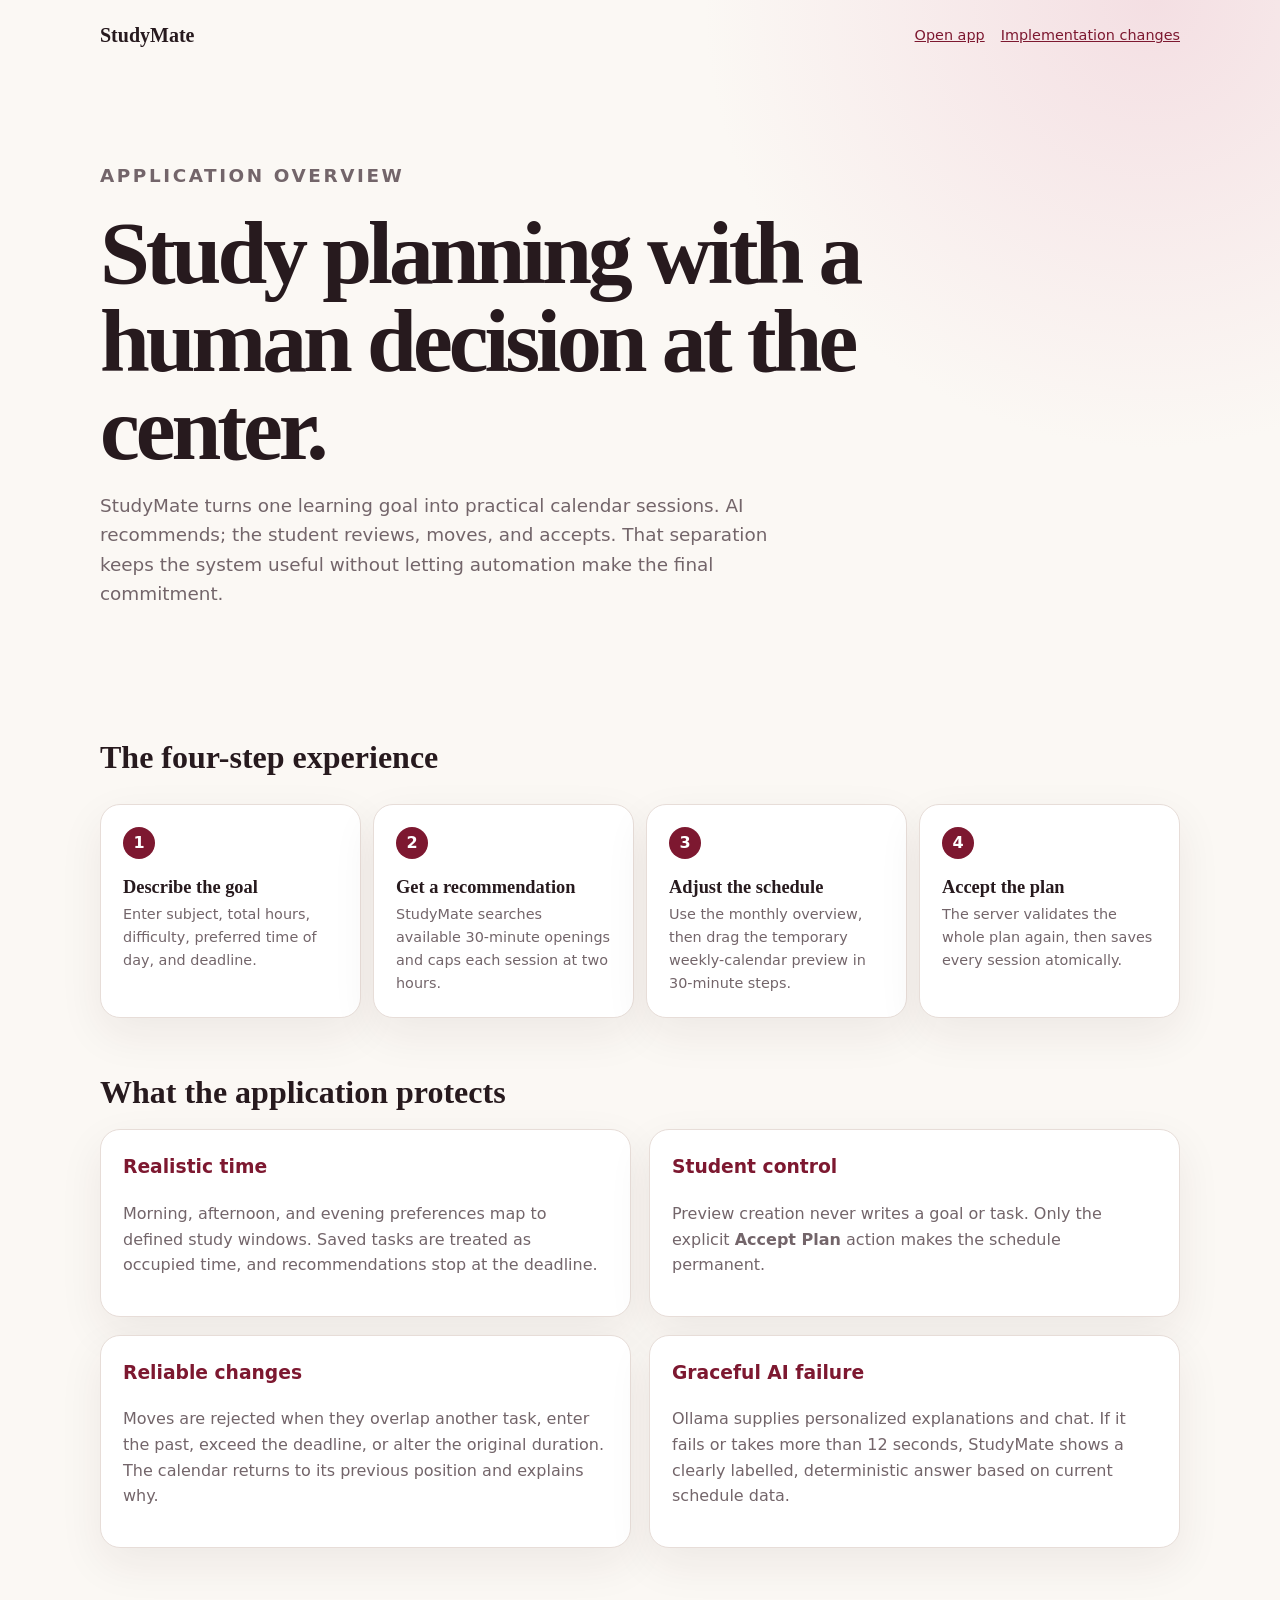
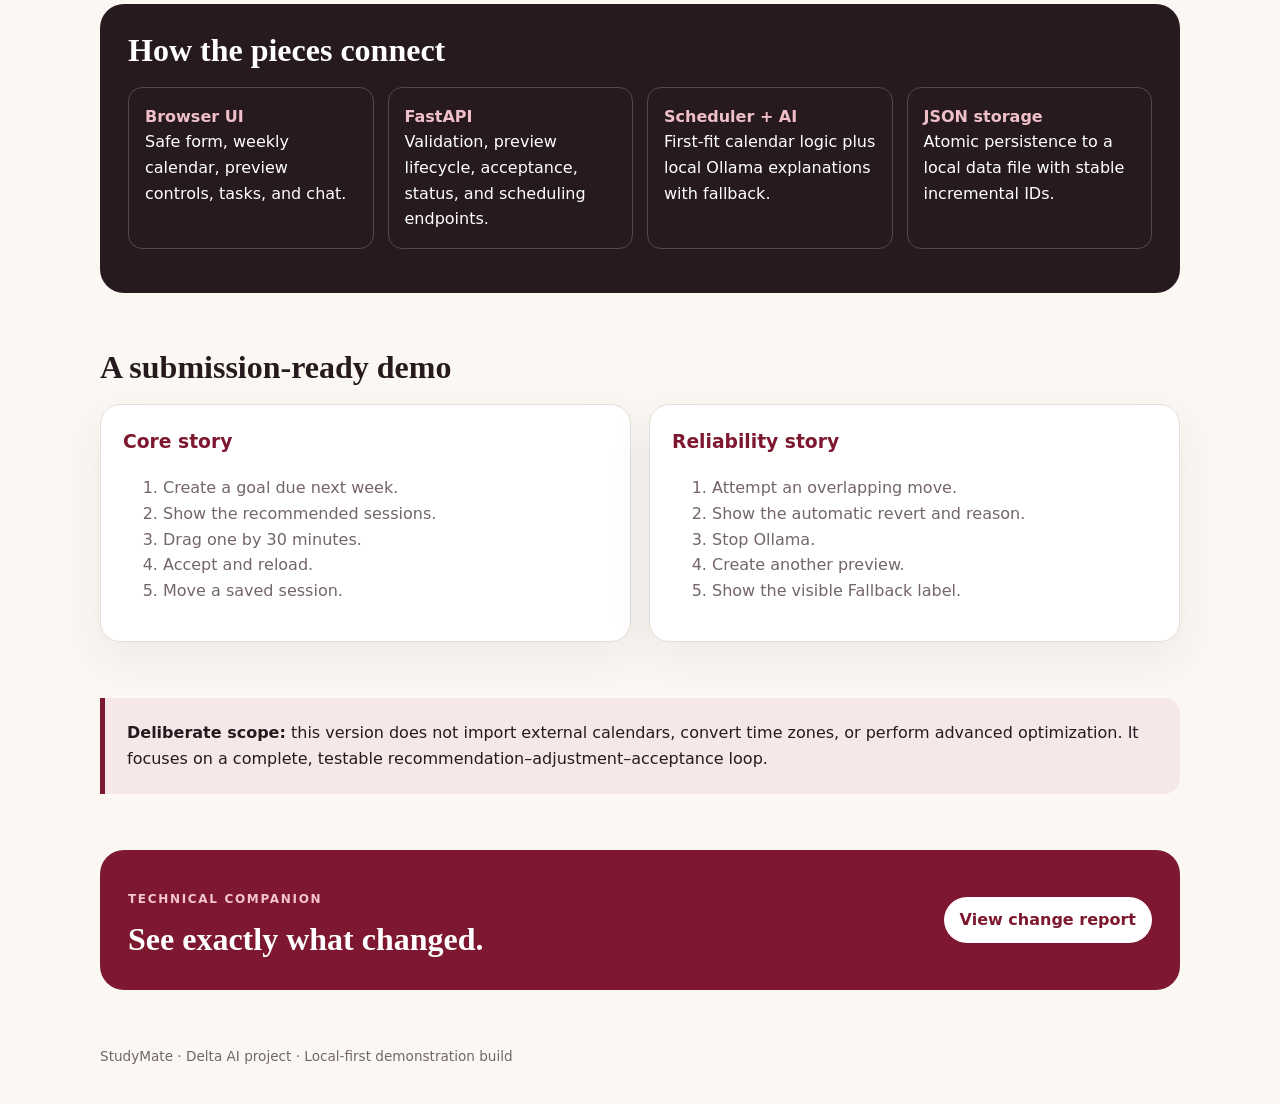
<file: ai_study_planner-main/application-overview.html>
<!doctype html>
<html lang="en">
<head>
<meta charset="utf-8"><meta name="viewport" content="width=device-width,initial-scale=1">
<title>StudyMate Application Overview</title>
<style>
:root{--wine:#7d1830;--dark:#271a1e;--muted:#73656a;--paper:#fbf8f4;--line:#e7ddd8;--rose:#f6e7e9;font-family:Inter,system-ui,sans-serif;color:var(--dark);background:var(--paper)}
*{box-sizing:border-box}body{margin:0;background:radial-gradient(circle at 90% 0,#f4dfe3,transparent 28rem),var(--paper);line-height:1.6}a{color:var(--wine)}
header,main,footer{width:min(1080px,calc(100% - 36px));margin:auto}header{display:flex;justify-content:space-between;align-items:center;padding:24px 0}.brand{font:700 1.25rem Georgia,serif;text-decoration:none;color:var(--dark)}nav{display:flex;gap:16px;font-size:.9rem}
.hero{padding:72px 0 56px}.kicker{color:var(--wine);font-weight:800;letter-spacing:.14em;text-transform:uppercase;font-size:.75rem}.hero h1{max-width:850px;margin:8px 0 18px;font:700 clamp(2.7rem,7vw,5.8rem)/.98 Georgia,serif;letter-spacing:-.045em}.hero>p{max-width:720px;color:var(--muted);font-size:1.15rem}
.flow{display:grid;grid-template-columns:repeat(4,1fr);gap:12px;margin:28px 0 54px}.flow article,.card{background:#fff;border:1px solid var(--line);border-radius:20px;padding:22px;box-shadow:0 16px 45px rgba(62,27,35,.07)}.number{display:grid;place-items:center;width:32px;height:32px;border-radius:50%;background:var(--wine);color:#fff;font-weight:800}.flow h3{margin:18px 0 5px;font:700 1.15rem Georgia,serif}.flow p{margin:0;color:var(--muted);font-size:.9rem}
section{margin:0 0 56px}h2{font:700 2rem Georgia,serif;margin:0 0 18px}.grid{display:grid;grid-template-columns:1fr 1fr;gap:18px}.card h3{margin-top:0;color:var(--wine)}.card p,.card li{color:var(--muted)}.architecture{padding:28px;border-radius:24px;background:var(--dark);color:#fff}.architecture ol{display:grid;grid-template-columns:repeat(4,1fr);gap:14px;padding:0;list-style:none}.architecture li{padding:16px;border:1px solid #59454b;border-radius:14px}.architecture strong{display:block;color:#efc0c9}.note{padding:22px;border-left:5px solid var(--wine);background:var(--rose);border-radius:0 16px 16px 0}.cta{display:flex;justify-content:space-between;align-items:center;gap:20px;background:var(--wine);color:#fff;padding:28px;border-radius:24px}.cta a{background:#fff;color:var(--wine);padding:10px 16px;border-radius:999px;text-decoration:none;font-weight:800}footer{padding:0 0 36px;color:var(--muted);font-size:.85rem}
@media(max-width:760px){nav{display:none}.flow,.grid,.architecture ol{grid-template-columns:1fr}.hero{padding-top:42px}.cta{align-items:flex-start;flex-direction:column}}
</style>
</head>
<body>
<header><a class="brand" href="/">StudyMate</a><nav><a href="/">Open app</a><a href="implementation-changes.html">Implementation changes</a></nav></header>
<main>
<section class="hero"><p class="kicker">Application overview</p><h1>Study planning with a human decision at the center.</h1><p>StudyMate turns one learning goal into practical calendar sessions. AI recommends; the student reviews, moves, and accepts. That separation keeps the system useful without letting automation make the final commitment.</p></section>
<section><h2>The four-step experience</h2><div class="flow">
<article><span class="number">1</span><h3>Describe the goal</h3><p>Enter subject, total hours, difficulty, preferred time of day, and deadline.</p></article>
<article><span class="number">2</span><h3>Get a recommendation</h3><p>StudyMate searches available 30-minute openings and caps each session at two hours.</p></article>
<article><span class="number">3</span><h3>Adjust the schedule</h3><p>Use the monthly overview, then drag the temporary weekly-calendar preview in 30-minute steps.</p></article>
<article><span class="number">4</span><h3>Accept the plan</h3><p>The server validates the whole plan again, then saves every session atomically.</p></article>
</div></section>
<section><h2>What the application protects</h2><div class="grid">
<article class="card"><h3>Realistic time</h3><p>Morning, afternoon, and evening preferences map to defined study windows. Saved tasks are treated as occupied time, and recommendations stop at the deadline.</p></article>
<article class="card"><h3>Student control</h3><p>Preview creation never writes a goal or task. Only the explicit <strong>Accept Plan</strong> action makes the schedule permanent.</p></article>
<article class="card"><h3>Reliable changes</h3><p>Moves are rejected when they overlap another task, enter the past, exceed the deadline, or alter the original duration. The calendar returns to its previous position and explains why.</p></article>
<article class="card"><h3>Graceful AI failure</h3><p>Ollama supplies personalized explanations and chat. If it fails or takes more than 12 seconds, StudyMate shows a clearly labelled, deterministic answer based on current schedule data.</p></article>
</div></section>
<section class="architecture"><h2>How the pieces connect</h2><ol>
<li><strong>Browser UI</strong>Safe form, weekly calendar, preview controls, tasks, and chat.</li>
<li><strong>FastAPI</strong>Validation, preview lifecycle, acceptance, status, and scheduling endpoints.</li>
<li><strong>Scheduler + AI</strong>First-fit calendar logic plus local Ollama explanations with fallback.</li>
<li><strong>JSON storage</strong>Atomic persistence to a local data file with stable incremental IDs.</li>
</ol></section>
<section><h2>A submission-ready demo</h2><div class="grid">
<article class="card"><h3>Core story</h3><ol><li>Create a goal due next week.</li><li>Show the recommended sessions.</li><li>Drag one by 30 minutes.</li><li>Accept and reload.</li><li>Move a saved session.</li></ol></article>
<article class="card"><h3>Reliability story</h3><ol><li>Attempt an overlapping move.</li><li>Show the automatic revert and reason.</li><li>Stop Ollama.</li><li>Create another preview.</li><li>Show the visible Fallback label.</li></ol></article>
</div></section>
<section class="note"><strong>Deliberate scope:</strong> this version does not import external calendars, convert time zones, or perform advanced optimization. It focuses on a complete, testable recommendation–adjustment–acceptance loop.</section>
<section class="cta"><div><p class="kicker" style="color:#f4c5ce">Technical companion</p><h2 style="margin:4px 0">See exactly what changed.</h2></div><a href="implementation-changes.html">View change report</a></section>
</main>
<footer>StudyMate · Delta AI project · Local-first demonstration build</footer>
</body>
</html>
</file>
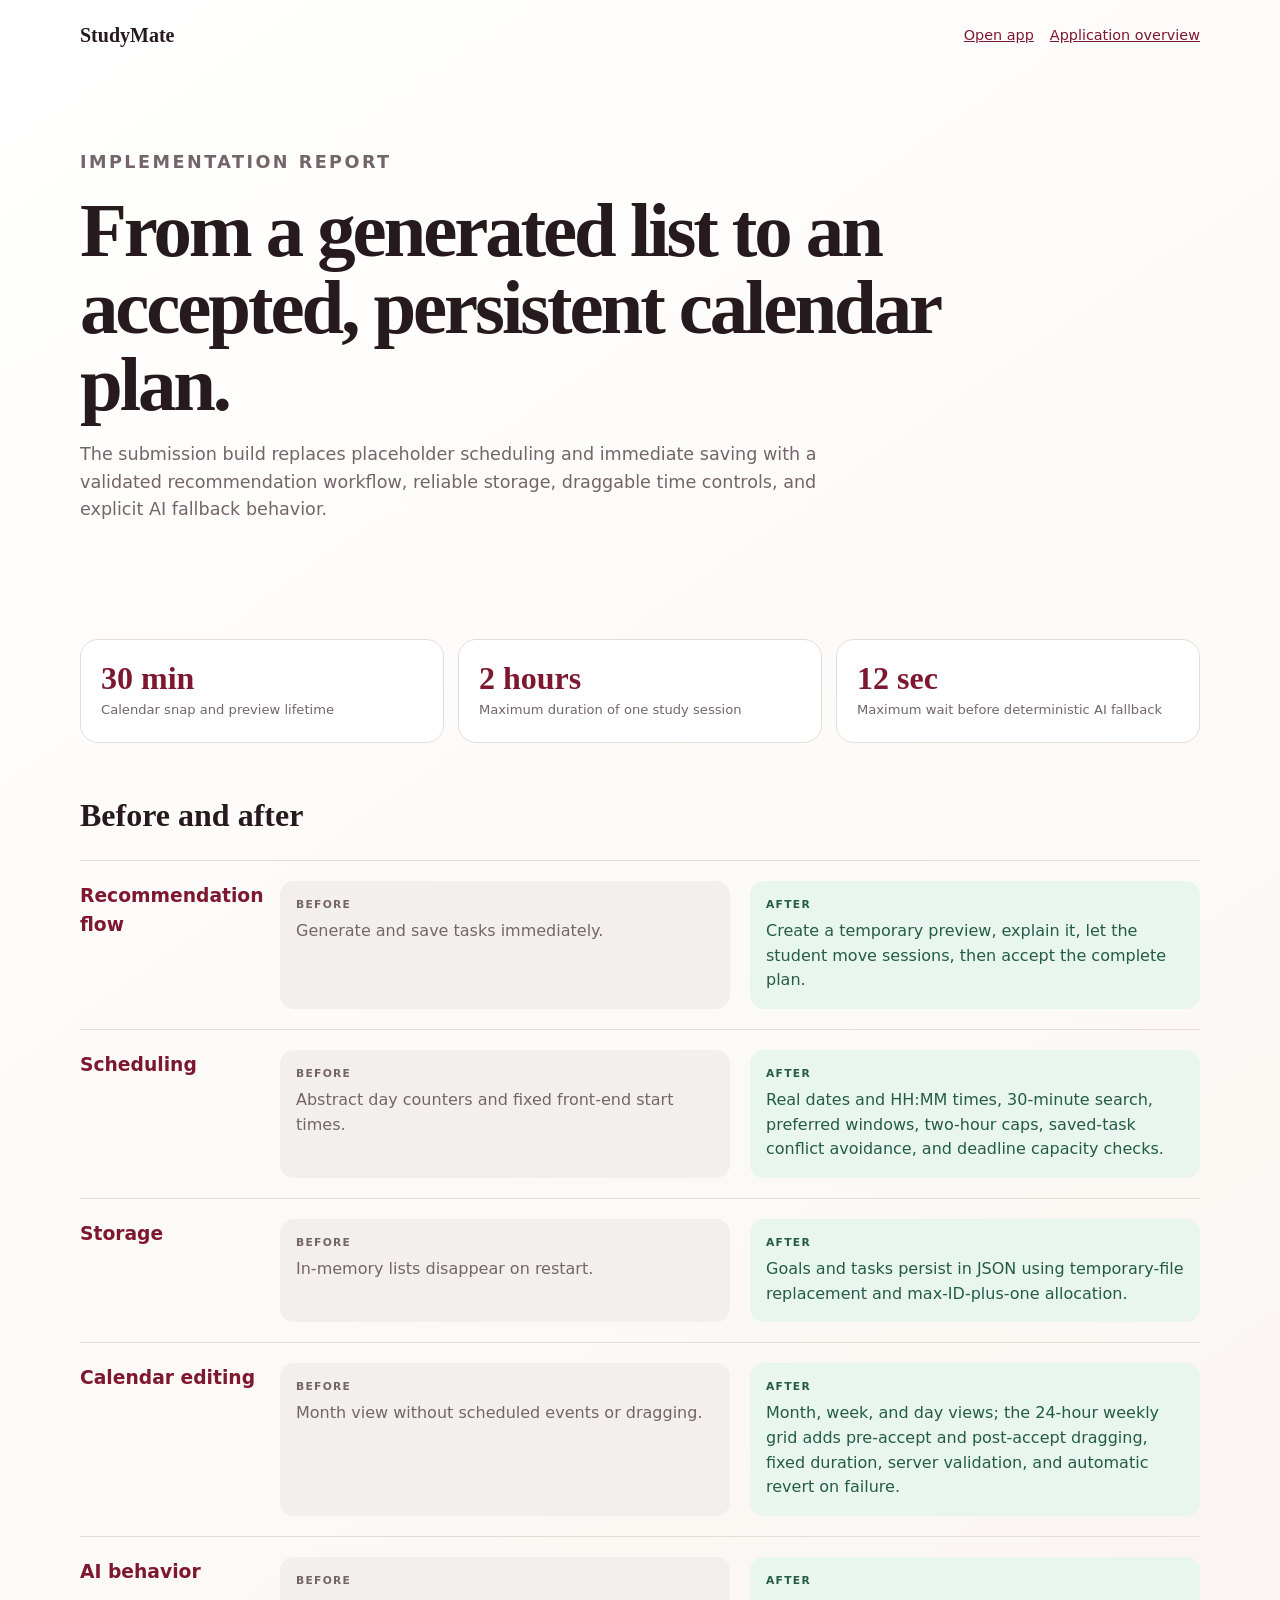
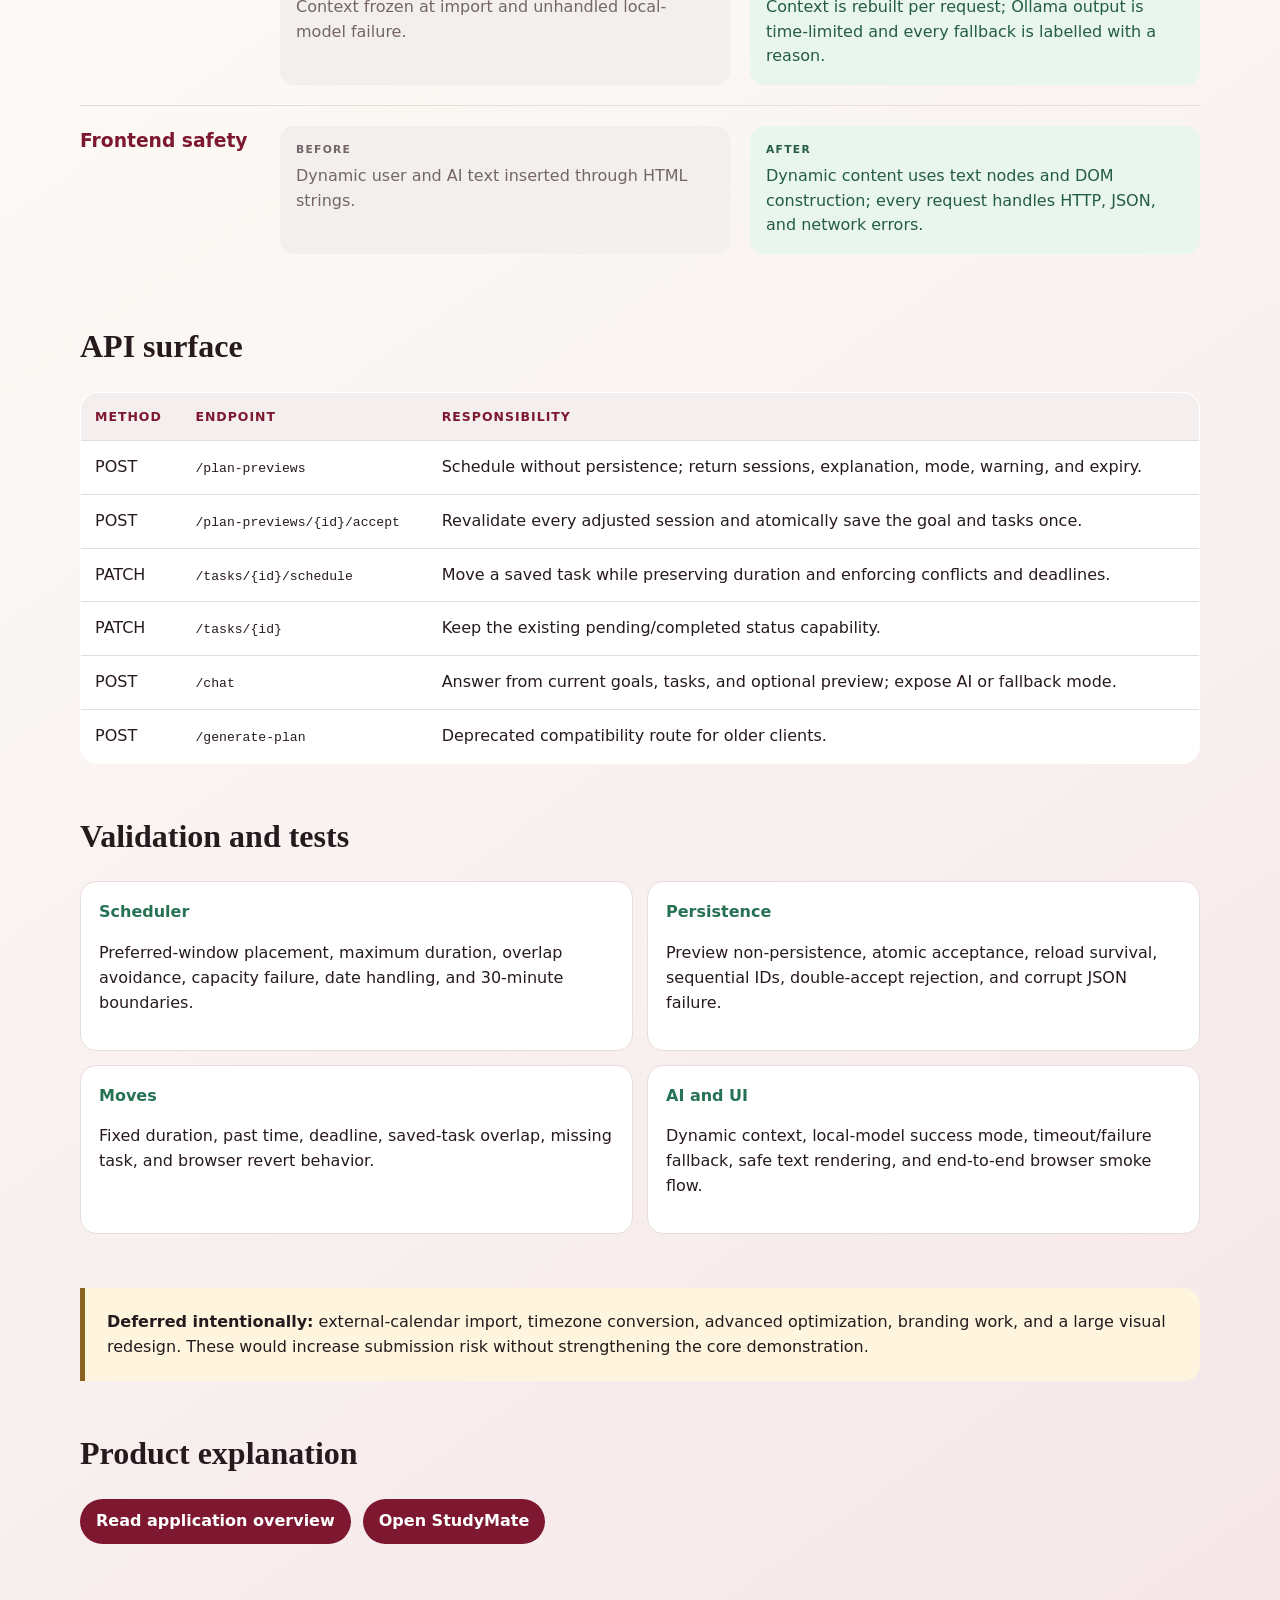
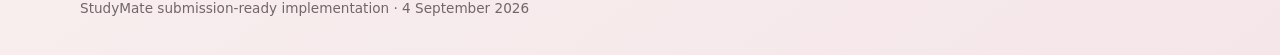
<file: ai_study_planner-main/implementation-changes.html>
<!doctype html>
<html lang="en">
<head>
<meta charset="utf-8"><meta name="viewport" content="width=device-width,initial-scale=1">
<title>StudyMate Implementation Changes</title>
<style>
:root{--wine:#7d1830;--dark:#271a1e;--muted:#73656a;--paper:#fbf8f4;--line:#e7ddd8;--green:#267253;--amber:#8a611f;font-family:Inter,system-ui,sans-serif;color:var(--dark);background:var(--paper)}*{box-sizing:border-box}body{margin:0;line-height:1.55;background:linear-gradient(145deg,#fff 0,#fbf8f4 48%,#f5e6e9 100%)}a{color:var(--wine)}header,main,footer{width:min(1120px,calc(100% - 36px));margin:auto}header{display:flex;justify-content:space-between;align-items:center;padding:24px 0}.brand{font:700 1.25rem Georgia,serif;text-decoration:none;color:var(--dark)}nav{display:flex;gap:16px;font-size:.9rem}.hero{padding:60px 0 44px}.kicker{color:var(--wine);font-size:.75rem;font-weight:850;letter-spacing:.14em;text-transform:uppercase}.hero h1{max-width:900px;margin:8px 0 16px;font:700 clamp(2.5rem,6vw,5.2rem)/1 Georgia,serif;letter-spacing:-.04em}.hero p{max-width:760px;color:var(--muted);font-size:1.1rem}
.summary{display:grid;grid-template-columns:repeat(3,1fr);gap:14px;margin-bottom:54px}.summary article{padding:20px;border:1px solid var(--line);border-radius:18px;background:#fff}.summary strong{display:block;font:700 2rem Georgia,serif;color:var(--wine)}.summary span{color:var(--muted);font-size:.82rem}section{margin-bottom:54px}h2{font:700 2rem Georgia,serif}.change{display:grid;grid-template-columns:180px 1fr 1fr;border-top:1px solid var(--line);padding:20px 0;gap:20px}.change h3{margin:0;color:var(--wine)}.before,.after{padding:16px;border-radius:14px}.before{background:#f3efec;color:var(--muted)}.after{background:#e9f5ef;color:#245c45}.label{display:block;text-transform:uppercase;letter-spacing:.12em;font-weight:850;font-size:.67rem;margin-bottom:5px}table{width:100%;border-collapse:collapse;background:#fff;border:1px solid var(--line);border-radius:18px;overflow:hidden}th,td{text-align:left;padding:14px;border-bottom:1px solid var(--line);vertical-align:top}th{background:#f4eeee;color:var(--wine);font-size:.78rem;text-transform:uppercase;letter-spacing:.08em}code{font-size:.82rem}.checks{display:grid;grid-template-columns:1fr 1fr;gap:14px}.check{padding:18px;border:1px solid var(--line);border-radius:16px;background:#fff}.check strong{color:var(--green)}.scope{padding:22px;background:#fff5de;border-left:5px solid var(--amber);border-radius:0 16px 16px 0}.links{display:flex;gap:12px}.links a{display:inline-block;padding:10px 16px;border-radius:999px;background:var(--wine);color:#fff;text-decoration:none;font-weight:800}footer{padding:0 0 36px;color:var(--muted);font-size:.85rem}@media(max-width:760px){nav{display:none}.summary,.checks{grid-template-columns:1fr}.change{grid-template-columns:1fr}.hero{padding-top:40px}table{display:block;overflow:auto}}
</style>
</head>
<body>
<header><a class="brand" href="/">StudyMate</a><nav><a href="/">Open app</a><a href="application-overview.html">Application overview</a></nav></header>
<main>
<section class="hero"><p class="kicker">Implementation report</p><h1>From a generated list to an accepted, persistent calendar plan.</h1><p>The submission build replaces placeholder scheduling and immediate saving with a validated recommendation workflow, reliable storage, draggable time controls, and explicit AI fallback behavior.</p></section>
<section class="summary">
<article><strong>30 min</strong><span>Calendar snap and preview lifetime</span></article>
<article><strong>2 hours</strong><span>Maximum duration of one study session</span></article>
<article><strong>12 sec</strong><span>Maximum wait before deterministic AI fallback</span></article>
</section>
<section><h2>Before and after</h2>
<div class="change"><h3>Recommendation flow</h3><div class="before"><span class="label">Before</span>Generate and save tasks immediately.</div><div class="after"><span class="label">After</span>Create a temporary preview, explain it, let the student move sessions, then accept the complete plan.</div></div>
<div class="change"><h3>Scheduling</h3><div class="before"><span class="label">Before</span>Abstract day counters and fixed front-end start times.</div><div class="after"><span class="label">After</span>Real dates and HH:MM times, 30-minute search, preferred windows, two-hour caps, saved-task conflict avoidance, and deadline capacity checks.</div></div>
<div class="change"><h3>Storage</h3><div class="before"><span class="label">Before</span>In-memory lists disappear on restart.</div><div class="after"><span class="label">After</span>Goals and tasks persist in JSON using temporary-file replacement and max-ID-plus-one allocation.</div></div>
<div class="change"><h3>Calendar editing</h3><div class="before"><span class="label">Before</span>Month view without scheduled events or dragging.</div><div class="after"><span class="label">After</span>Month, week, and day views; the 24-hour weekly grid adds pre-accept and post-accept dragging, fixed duration, server validation, and automatic revert on failure.</div></div>
<div class="change"><h3>AI behavior</h3><div class="before"><span class="label">Before</span>Context frozen at import and unhandled local-model failure.</div><div class="after"><span class="label">After</span>Context is rebuilt per request; Ollama output is time-limited and every fallback is labelled with a reason.</div></div>
<div class="change"><h3>Frontend safety</h3><div class="before"><span class="label">Before</span>Dynamic user and AI text inserted through HTML strings.</div><div class="after"><span class="label">After</span>Dynamic content uses text nodes and DOM construction; every request handles HTTP, JSON, and network errors.</div></div>
</section>
<section><h2>API surface</h2><table><thead><tr><th>Method</th><th>Endpoint</th><th>Responsibility</th></tr></thead><tbody>
<tr><td>POST</td><td><code>/plan-previews</code></td><td>Schedule without persistence; return sessions, explanation, mode, warning, and expiry.</td></tr>
<tr><td>POST</td><td><code>/plan-previews/{id}/accept</code></td><td>Revalidate every adjusted session and atomically save the goal and tasks once.</td></tr>
<tr><td>PATCH</td><td><code>/tasks/{id}/schedule</code></td><td>Move a saved task while preserving duration and enforcing conflicts and deadlines.</td></tr>
<tr><td>PATCH</td><td><code>/tasks/{id}</code></td><td>Keep the existing pending/completed status capability.</td></tr>
<tr><td>POST</td><td><code>/chat</code></td><td>Answer from current goals, tasks, and optional preview; expose AI or fallback mode.</td></tr>
<tr><td>POST</td><td><code>/generate-plan</code></td><td>Deprecated compatibility route for older clients.</td></tr>
</tbody></table></section>
<section><h2>Validation and tests</h2><div class="checks">
<div class="check"><strong>Scheduler</strong><p>Preferred-window placement, maximum duration, overlap avoidance, capacity failure, date handling, and 30-minute boundaries.</p></div>
<div class="check"><strong>Persistence</strong><p>Preview non-persistence, atomic acceptance, reload survival, sequential IDs, double-accept rejection, and corrupt JSON failure.</p></div>
<div class="check"><strong>Moves</strong><p>Fixed duration, past time, deadline, saved-task overlap, missing task, and browser revert behavior.</p></div>
<div class="check"><strong>AI and UI</strong><p>Dynamic context, local-model success mode, timeout/failure fallback, safe text rendering, and end-to-end browser smoke flow.</p></div>
</div></section>
<section class="scope"><strong>Deferred intentionally:</strong> external-calendar import, timezone conversion, advanced optimization, branding work, and a large visual redesign. These would increase submission risk without strengthening the core demonstration.</section>
<section><h2>Product explanation</h2><div class="links"><a href="application-overview.html">Read application overview</a><a href="/">Open StudyMate</a></div></section>
</main>
<footer>StudyMate submission-ready implementation · 4 September 2026</footer>
</body>
</html>
</file>
